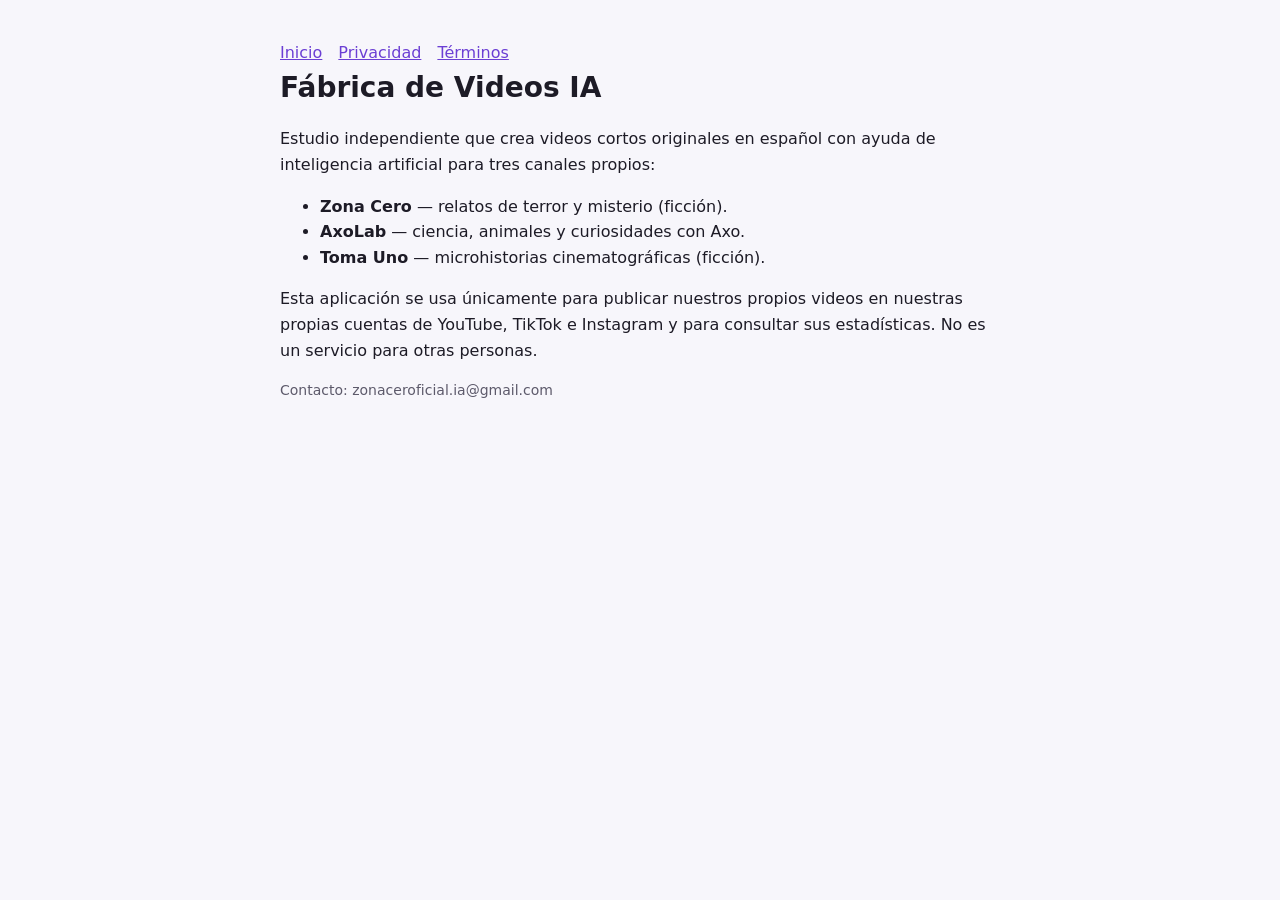
<file: index.html>
<!doctype html><html lang="es"><head><meta charset="utf-8"><meta name="viewport" content="width=device-width,initial-scale=1">
<title>Fábrica de Videos IA</title><link rel="stylesheet" href="estilo.css"></head><body><main>
<nav><a href="index.html">Inicio</a><a href="privacidad.html">Privacidad</a><a href="terminos.html">Términos</a></nav>
<h1>Fábrica de Videos IA</h1>
<p>Estudio independiente que crea videos cortos originales en español con ayuda de inteligencia artificial para tres canales propios:</p>
<ul><li><b>Zona Cero</b> — relatos de terror y misterio (ficción).</li>
<li><b>AxoLab</b> — ciencia, animales y curiosidades con Axo.</li>
<li><b>Toma Uno</b> — microhistorias cinematográficas (ficción).</li></ul>
<p>Esta aplicación se usa únicamente para publicar nuestros propios videos en nuestras propias cuentas de YouTube, TikTok e Instagram y para consultar sus estadísticas. No es un servicio para otras personas.</p>
<p class="mut">Contacto: zonaceroficial.ia@gmail.com</p>
</main></body></html>
</file>
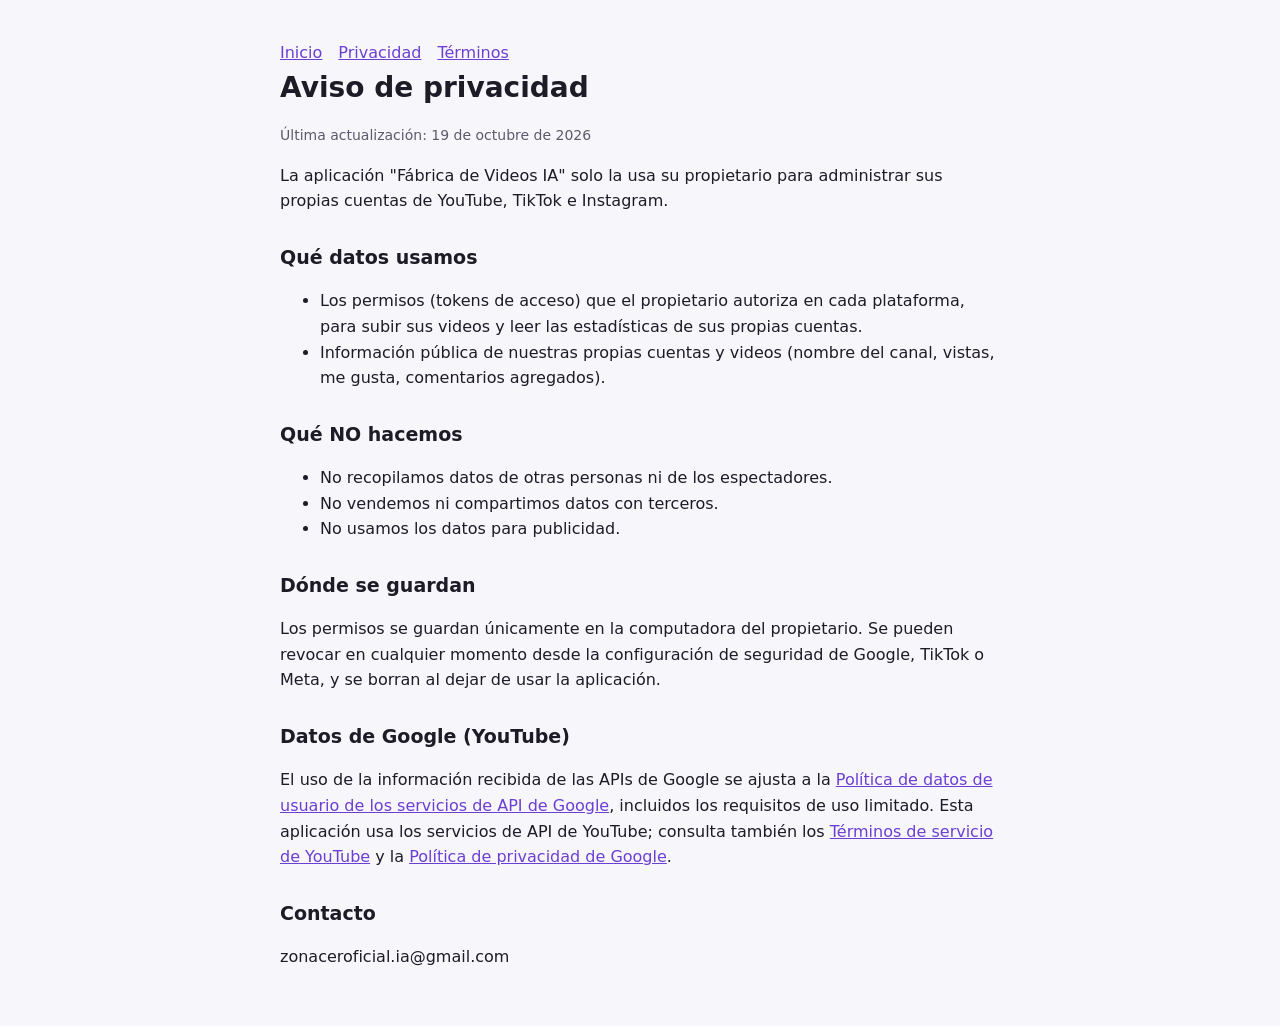
<file: privacidad.html>
<!doctype html><html lang="es"><head><meta charset="utf-8"><meta name="viewport" content="width=device-width,initial-scale=1">
<title>Aviso de privacidad</title><link rel="stylesheet" href="estilo.css"></head><body><main>
<nav><a href="index.html">Inicio</a><a href="privacidad.html">Privacidad</a><a href="terminos.html">Términos</a></nav>
<h1>Aviso de privacidad</h1><p class="mut">Última actualización: 19 de octubre de 2026</p>
<p>La aplicación "Fábrica de Videos IA" solo la usa su propietario para administrar sus propias cuentas de YouTube, TikTok e Instagram.</p>
<h2>Qué datos usamos</h2>
<ul><li>Los permisos (tokens de acceso) que el propietario autoriza en cada plataforma, para subir sus videos y leer las estadísticas de sus propias cuentas.</li>
<li>Información pública de nuestras propias cuentas y videos (nombre del canal, vistas, me gusta, comentarios agregados).</li></ul>
<h2>Qué NO hacemos</h2>
<ul><li>No recopilamos datos de otras personas ni de los espectadores.</li>
<li>No vendemos ni compartimos datos con terceros.</li>
<li>No usamos los datos para publicidad.</li></ul>
<h2>Dónde se guardan</h2>
<p>Los permisos se guardan únicamente en la computadora del propietario. Se pueden revocar en cualquier momento desde la configuración de seguridad de Google, TikTok o Meta, y se borran al dejar de usar la aplicación.</p>
<h2>Datos de Google (YouTube)</h2>
<p>El uso de la información recibida de las APIs de Google se ajusta a la <a href="https://developers.google.com/terms/api-services-user-data-policy">Política de datos de usuario de los servicios de API de Google</a>, incluidos los requisitos de uso limitado. Esta aplicación usa los servicios de API de YouTube; consulta también los <a href="https://www.youtube.com/t/terms">Términos de servicio de YouTube</a> y la <a href="https://policies.google.com/privacy">Política de privacidad de Google</a>.</p>
<h2>Contacto</h2><p>zonaceroficial.ia@gmail.com</p>
</main></body></html>
</file>
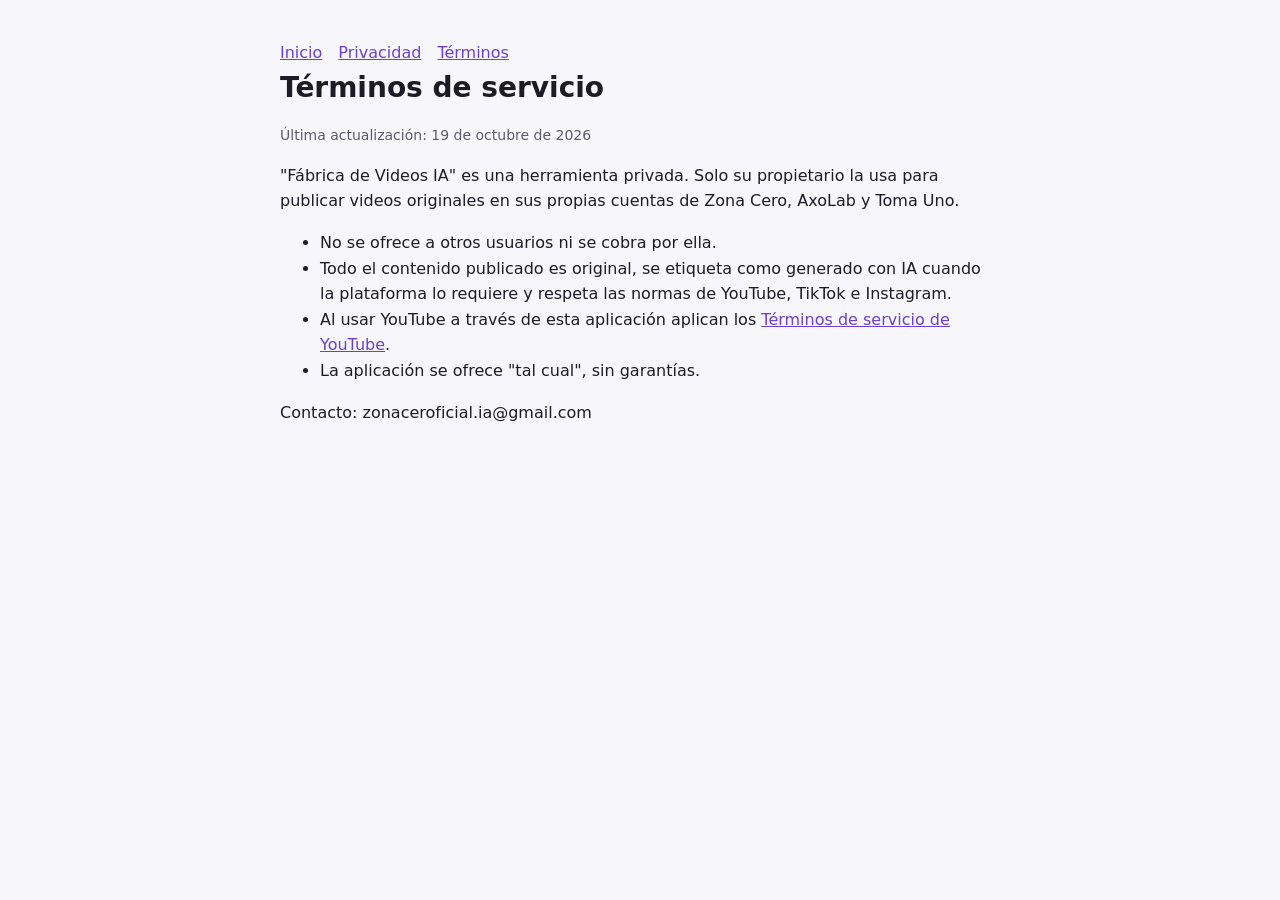
<file: terminos.html>
<!doctype html><html lang="es"><head><meta charset="utf-8"><meta name="viewport" content="width=device-width,initial-scale=1">
<title>Términos de servicio</title><link rel="stylesheet" href="estilo.css"></head><body><main>
<nav><a href="index.html">Inicio</a><a href="privacidad.html">Privacidad</a><a href="terminos.html">Términos</a></nav>
<h1>Términos de servicio</h1><p class="mut">Última actualización: 19 de octubre de 2026</p>
<p>"Fábrica de Videos IA" es una herramienta privada. Solo su propietario la usa para publicar videos originales en sus propias cuentas de Zona Cero, AxoLab y Toma Uno.</p>
<ul><li>No se ofrece a otros usuarios ni se cobra por ella.</li>
<li>Todo el contenido publicado es original, se etiqueta como generado con IA cuando la plataforma lo requiere y respeta las normas de YouTube, TikTok e Instagram.</li>
<li>Al usar YouTube a través de esta aplicación aplican los <a href="https://www.youtube.com/t/terms">Términos de servicio de YouTube</a>.</li>
<li>La aplicación se ofrece "tal cual", sin garantías.</li></ul>
<p>Contacto: zonaceroficial.ia@gmail.com</p>
</main></body></html>
</file>
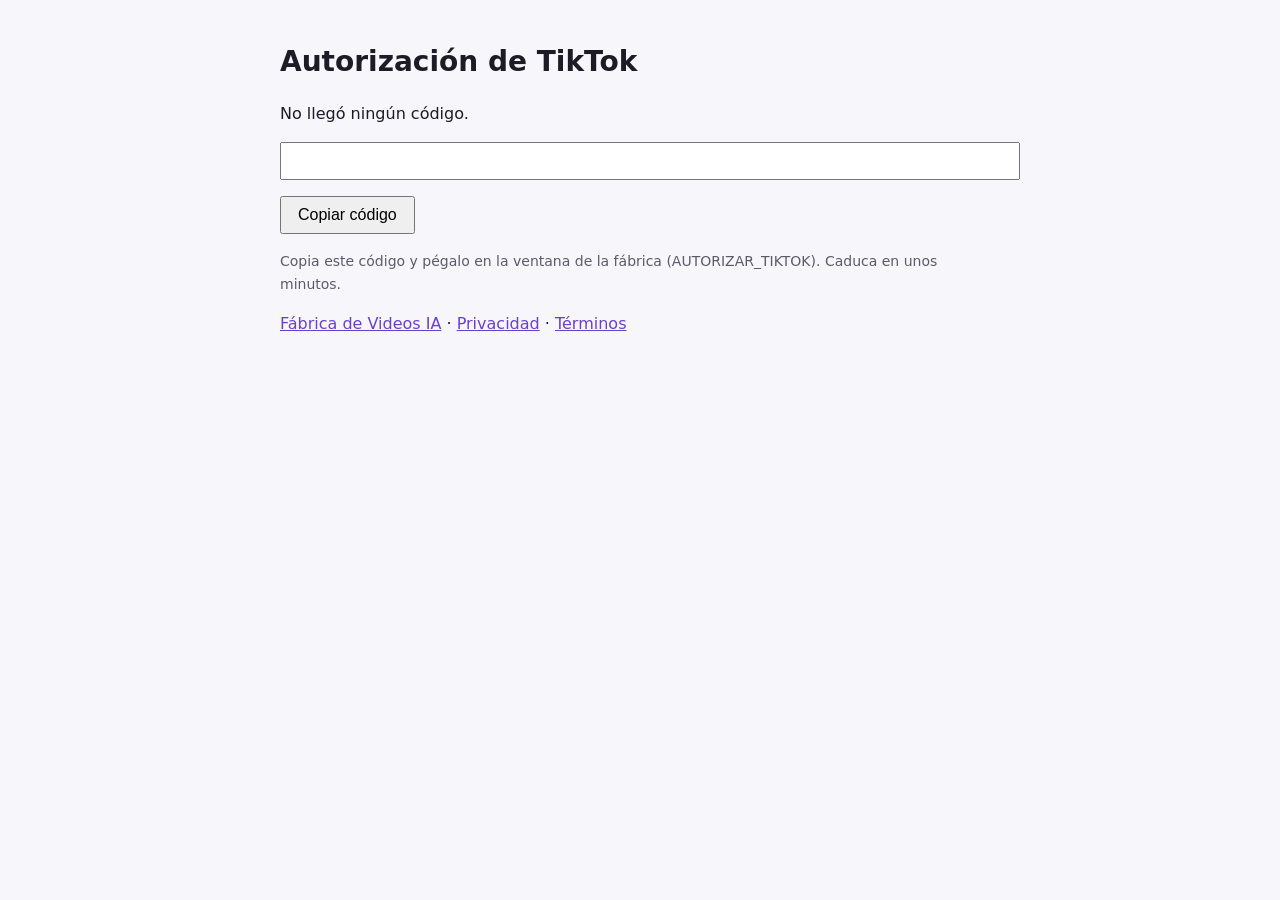
<file: tiktok.html>
<!doctype html><html lang="es"><head><meta charset="utf-8"><meta name="viewport" content="width=device-width,initial-scale=1">
<title>Autorización TikTok</title><link rel="stylesheet" href="estilo.css"></head><body><main>
<h1>Autorización de TikTok</h1>
<p id="msg">Leyendo respuesta…</p>
<p><input id="code" readonly style="width:100%;font-size:16px;padding:8px"></p>
<p><button id="copy" style="font-size:16px;padding:8px 16px">Copiar código</button></p>
<p class="mut">Copia este código y pégalo en la ventana de la fábrica (AUTORIZAR_TIKTOK). Caduca en unos minutos.</p>
<script>
const q=new URLSearchParams(location.search);const c=q.get('code');const e=q.get('error');
const m=document.getElementById('msg');const i=document.getElementById('code');
if(c){m.textContent='Listo. Este es tu código de autorización ('+(q.get('state')||'')+'):';i.value=c;}
else{m.textContent='No llegó ningún código. '+(e?('Error: '+e+' '+(q.get('error_description')||'')):'');}
document.getElementById('copy').onclick=()=>{i.select();navigator.clipboard.writeText(i.value).catch(()=>document.execCommand('copy'));};
</script>
<p><a href="index.html">Fábrica de Videos IA</a> · <a href="privacidad.html">Privacidad</a> · <a href="terminos.html">Términos</a></p>
</main></body></html>
</file>
<file: estilo.css>
:root{--bg:#f7f6fb;--fg:#1d1b26;--mut:#5d5a6b;--acc:#6b3fd4}
@media (prefers-color-scheme:dark){:root{--bg:#14121b;--fg:#ece9f5;--mut:#a7a3b8;--acc:#a98bff}}
body{margin:0;background:var(--bg);color:var(--fg);font:16px/1.6 system-ui,-apple-system,Segoe UI,sans-serif}
main{max-width:720px;margin:0 auto;padding:40px 16px}
h1{font-size:28px;margin:0 0 8px}h2{font-size:19px;margin-top:28px}
a{color:var(--acc)}p,li{color:var(--fg)}.mut{color:var(--mut);font-size:14px}
nav a{margin-right:16px}
</file>
